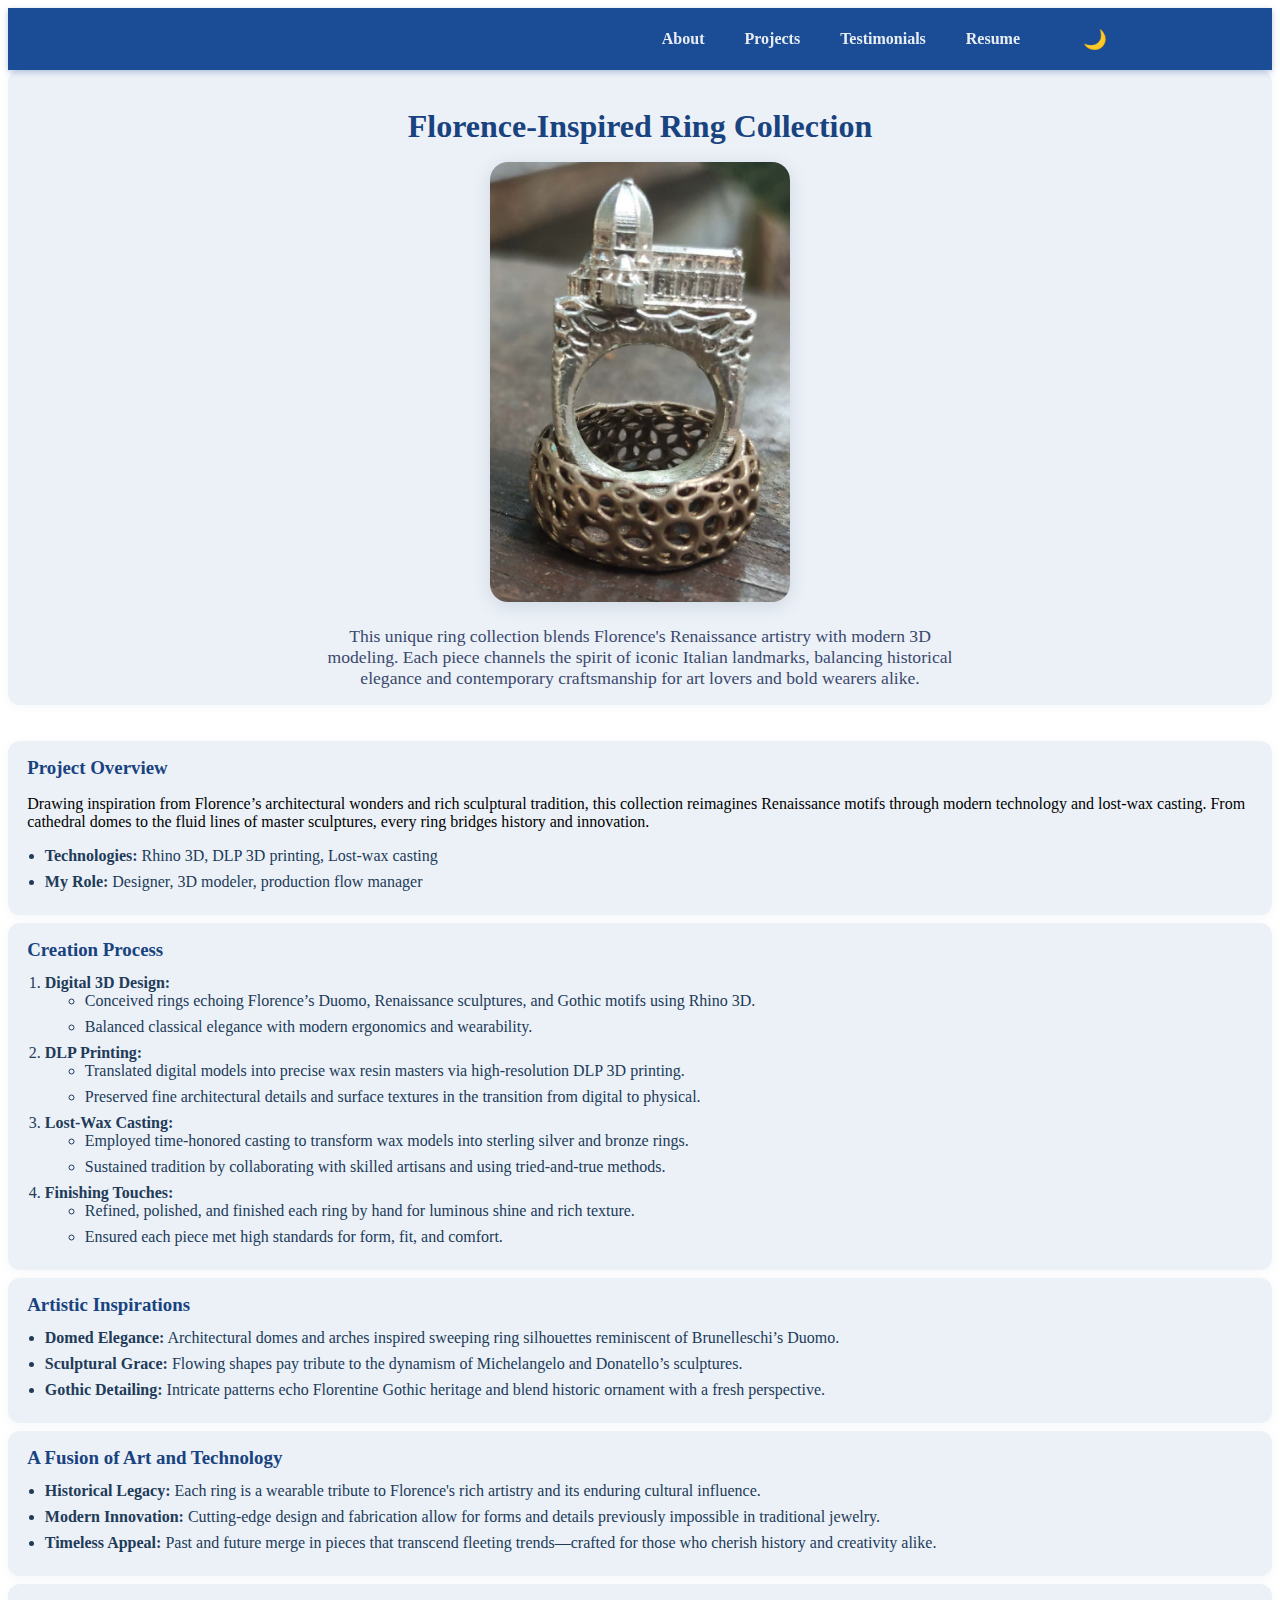
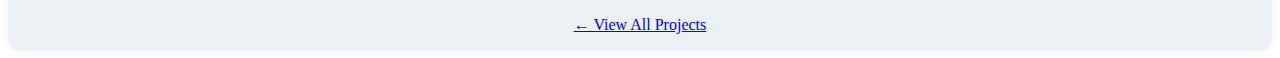
<file: florence-rings.html>
<!DOCTYPE html>
<html lang="en">

<head>
    <meta charset="UTF-8" />
    <meta name="viewport" content="width=device-width, initial-scale=1" />
    <title>Florence-Inspired Ring Collection | Portfolio</title>
    <link rel="stylesheet" href="menu.css" />
    <link rel="stylesheet" href="project-highlight.css" />
    <link rel="stylesheet" href="persona.css" />
</head>

<body>
    <nav class="menu-bar">
        <ul>
            <li><a href="index.html">About</a></li>
            <li><a href="projects.html">Projects</a></li>
            <li><a href="testimonials.html">Testimonials</a></li>
            <li><a href="resume.html">Resume</a></li>
            <li>
                <button id="darkModeToggle" class="toggle-button" aria-label="Toggle Dark Mode">🌙</button>
            </li>
        </ul>
    </nav>

    <main class="page-content">

        <!-- Project Title & Visual -->
        <section class="section" style="text-align: center; margin-bottom: 2.2rem;">
            <h1 style="color:#18437f; font-size:2rem; margin-bottom: 1.1rem;">
                Florence-Inspired Ring Collection
            </h1>
            <!-- Replace images/duomo-ring.jpg with your ring collection photo or rendering -->
            <img src="images/duomo-ring.png" alt="Florence-Inspired Ring Collection"
                style="width:300px; max-width: 80vw; border-radius:18px; box-shadow:0 4px 18px rgba(41,70,110,0.15); margin-bottom:1.3rem;" />
            <div style="color:#3a486d; font-size:1.1rem; max-width:650px; margin:0 auto;">
                This unique ring collection blends Florence's Renaissance artistry with modern 3D modeling. Each piece
                channels the spirit of iconic Italian landmarks, balancing historical elegance and contemporary
                craftsmanship for art lovers and bold wearers alike.
            </div>
        </section>

        <!-- Project Overview -->
        <section class="section">
            <h3>Project Overview</h3>
            <p>
                Drawing inspiration from Florence’s architectural wonders and rich sculptural tradition, this collection
                reimagines Renaissance motifs through modern technology and lost-wax casting. From cathedral domes to
                the fluid lines of master sculptures, every ring bridges history and innovation.
            </p>
            <ul class="list">
                <li><strong>Technologies:</strong> Rhino 3D, DLP 3D printing, Lost-wax casting</li>
                <li><strong>My Role:</strong> Designer, 3D modeler, production flow manager</li>
            </ul>
        </section>

        <!-- Process Steps -->
        <section class="section">
            <h3>Creation Process</h3>
            <ol class="list">
                <li>
                    <strong>Digital 3D Design:</strong>
                    <ul>
                        <li>Conceived rings echoing Florence’s Duomo, Renaissance sculptures, and Gothic motifs using
                            Rhino 3D.</li>
                        <li>Balanced classical elegance with modern ergonomics and wearability.</li>
                    </ul>
                </li>
                <li>
                    <strong>DLP Printing:</strong>
                    <ul>
                        <li>Translated digital models into precise wax resin masters via high-resolution DLP 3D
                            printing.</li>
                        <li>Preserved fine architectural details and surface textures in the transition from digital to
                            physical.</li>
                    </ul>
                </li>
                <li>
                    <strong>Lost-Wax Casting:</strong>
                    <ul>
                        <li>Employed time-honored casting to transform wax models into sterling silver and bronze rings.
                        </li>
                        <li>Sustained tradition by collaborating with skilled artisans and using tried-and-true methods.
                        </li>
                    </ul>
                </li>
                <li>
                    <strong>Finishing Touches:</strong>
                    <ul>
                        <li>Refined, polished, and finished each ring by hand for luminous shine and rich texture.</li>
                        <li>Ensured each piece met high standards for form, fit, and comfort.</li>
                    </ul>
                </li>
            </ol>
        </section>

        <!-- Artistic Inspiration -->
        <section class="section">
            <h3>Artistic Inspirations</h3>
            <ul class="list">
                <li><strong>Domed Elegance:</strong> Architectural domes and arches inspired sweeping ring silhouettes
                    reminiscent of Brunelleschi’s Duomo.</li>
                <li><strong>Sculptural Grace:</strong> Flowing shapes pay tribute to the dynamism of Michelangelo and
                    Donatello’s sculptures.</li>
                <li><strong>Gothic Detailing:</strong> Intricate patterns echo Florentine Gothic heritage and blend
                    historic ornament with a fresh perspective.</li>
            </ul>
        </section>

        <!-- Legacy & Impact -->
        <section class="section">
            <h3>A Fusion of Art and Technology</h3>
            <ul class="list">
                <li><strong>Historical Legacy:</strong> Each ring is a wearable tribute to Florence's rich artistry and
                    its enduring cultural influence.</li>
                <li><strong>Modern Innovation:</strong> Cutting-edge design and fabrication allow for forms and details
                    previously impossible in traditional jewelry.</li>
                <li><strong>Timeless Appeal:</strong> Past and future merge in pieces that transcend fleeting
                    trends—crafted for those who cherish history and creativity alike.</li>
            </ul>
        </section>

        <!-- Final Thoughts -->
        <section class="section" style="text-align:center;">
            <a href="projects.html" class="primary-button" style="display:inline-block;margin-top:1rem;">← View All
                Projects</a>
        </section>

    </main>
    <script src="darkmode.js"></script>
</body>

</html>
</file>
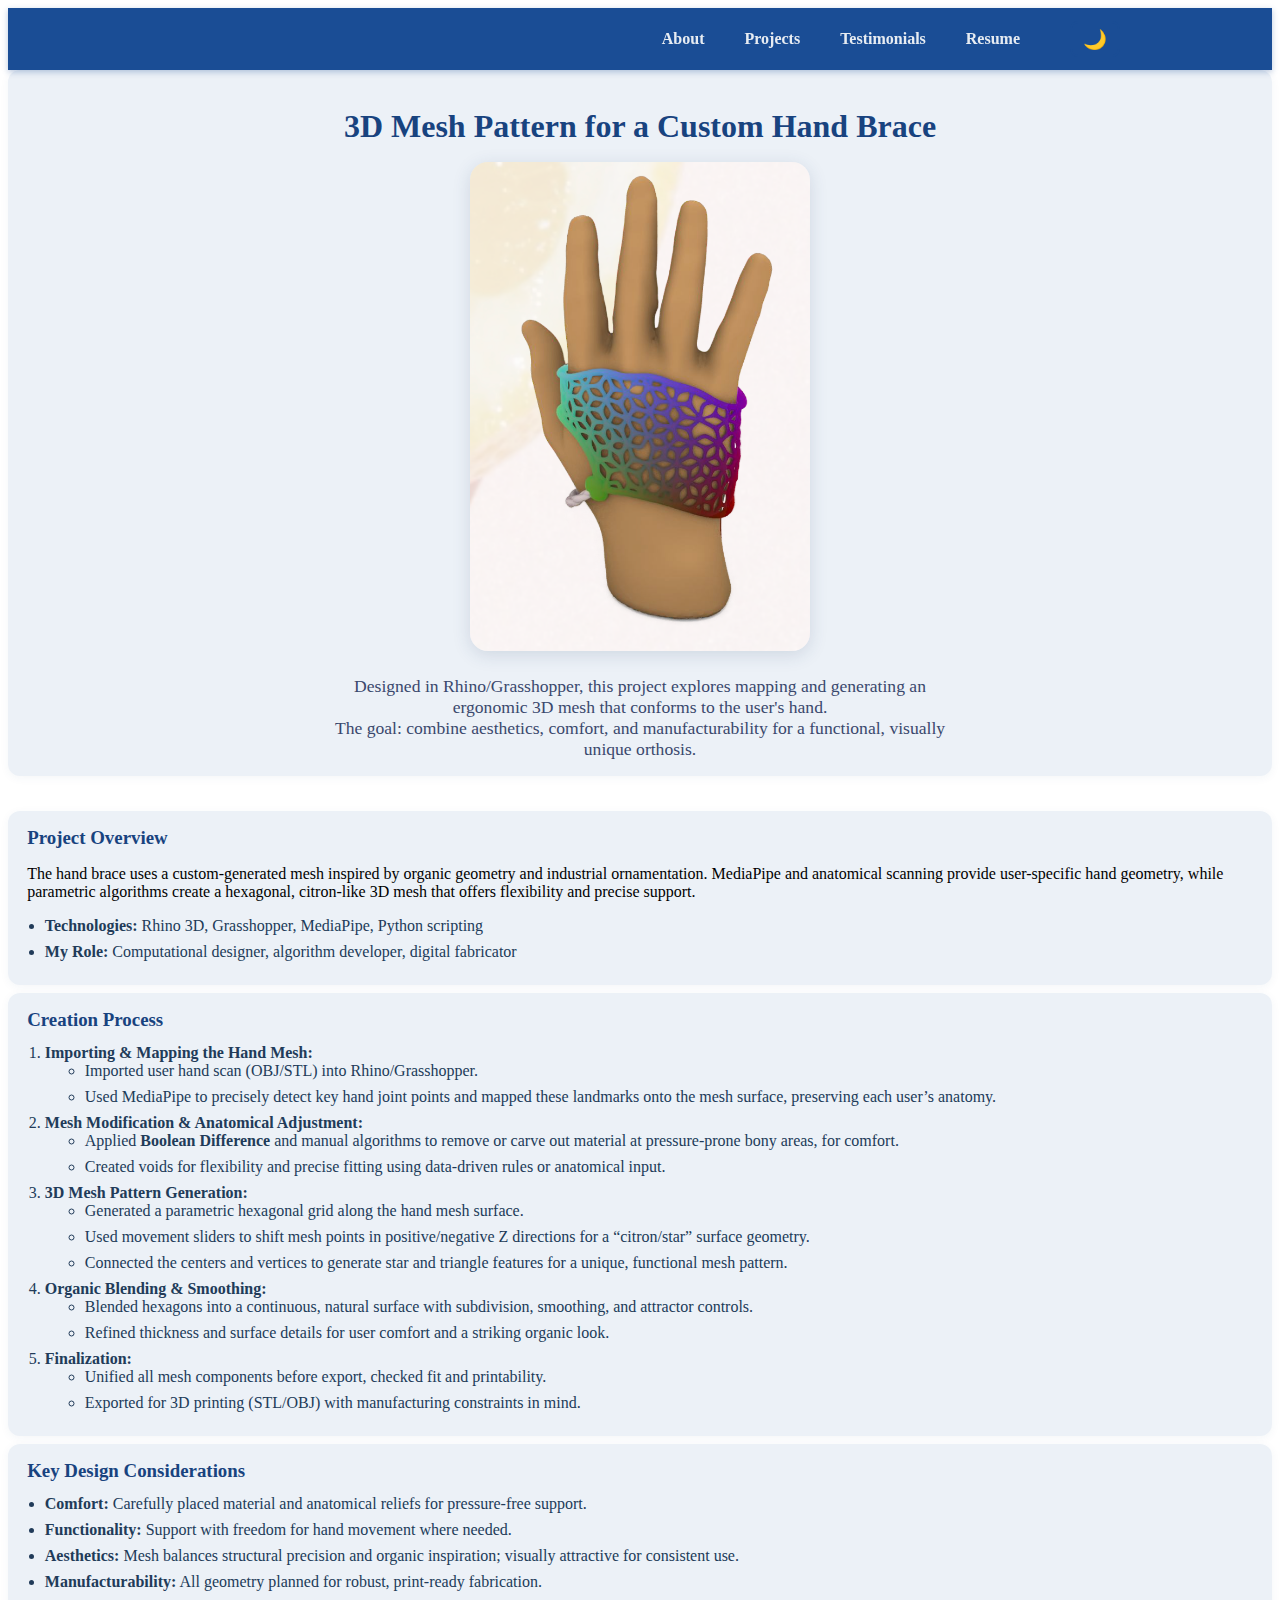
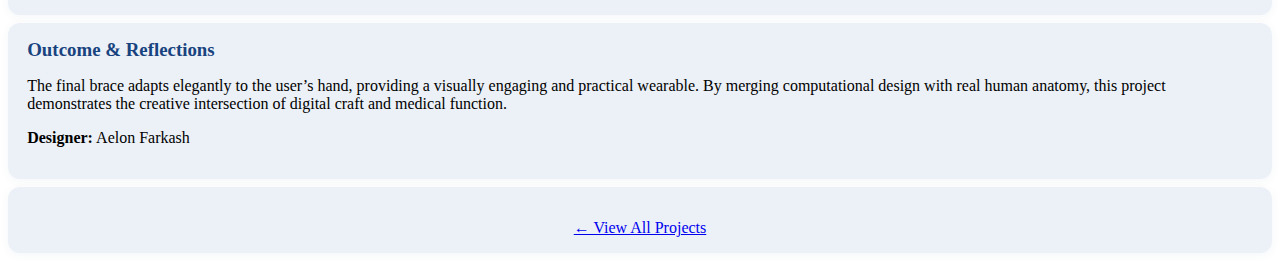
<file: handbrace.html>
<!DOCTYPE html>
<html lang="en">

<head>
    <meta charset="UTF-8" />
    <meta name="viewport" content="width=device-width, initial-scale=1" />
    <title>3D Mesh Pattern for a Custom Hand Brace | Portfolio</title>
    <link rel="stylesheet" href="menu.css" />
    <link rel="stylesheet" href="project-highlight.css" />
    <link rel="stylesheet" href="persona.css" />
</head>

<body>
    <nav class="menu-bar">
        <ul>
            <li><a href="index.html">About</a></li>
            <li><a href="projects.html">Projects</a></li>
            <li><a href="testimonials.html">Testimonials</a></li>
            <li><a href="resume.html">Resume</a></li>
            <li>
                <button id="darkModeToggle" class="toggle-button" aria-label="Toggle Dark Mode">🌙</button>
            </li>
        </ul>
    </nav>

    <main class="page-content">

        <!-- Project Title & Visual -->
        <section class="section" style="text-align: center; margin-bottom: 2.2rem;">
            <h1 style="color:#18437f; font-size:2rem; margin-bottom: 1.1rem;">
                3D Mesh Pattern for a Custom Hand Brace
            </h1>
            <img src="images/HandBrace.png" alt="3D mesh hand brace"
                style="width:340px; max-width: 80vw; border-radius:18px; box-shadow:0 4px 18px rgba(41,70,110,0.15); margin-bottom:1.3rem;" />
            <div style="color:#3a486d; font-size:1.1rem; max-width:650px; margin:0 auto;">
                Designed in Rhino/Grasshopper, this project explores mapping and generating an ergonomic 3D mesh that
                conforms to the user's hand.<br>
                The goal: combine aesthetics, comfort, and manufacturability for a functional, visually unique orthosis.
            </div>
        </section>

        <!-- Project Overview -->
        <section class="section">
            <h3>Project Overview</h3>
            <p>
                The hand brace uses a custom-generated mesh inspired by organic geometry and industrial ornamentation.
                MediaPipe and anatomical scanning provide user-specific hand geometry, while parametric algorithms
                create a hexagonal, citron-like 3D mesh that offers flexibility and precise support.
            </p>
            <ul class="list">
                <li><strong>Technologies:</strong> Rhino 3D, Grasshopper, MediaPipe, Python scripting</li>
                <li><strong>My Role:</strong> Computational designer, algorithm developer, digital fabricator</li>
            </ul>
        </section>

        <!-- Process Steps -->
        <section class="section">
            <h3>Creation Process</h3>
            <ol class="list">
                <li>
                    <strong>Importing & Mapping the Hand Mesh:</strong>
                    <ul>
                        <li>Imported user hand scan (OBJ/STL) into Rhino/Grasshopper.</li>
                        <li>Used MediaPipe to precisely detect key hand joint points and mapped these landmarks onto the
                            mesh surface, preserving each user’s anatomy.</li>
                    </ul>
                </li>
                <li>
                    <strong>Mesh Modification & Anatomical Adjustment:</strong>
                    <ul>
                        <li>Applied <b>Boolean Difference</b> and manual algorithms to remove or carve out material at
                            pressure-prone bony areas, for comfort.</li>
                        <li>Created voids for flexibility and precise fitting using data-driven rules or anatomical
                            input.</li>
                    </ul>
                </li>
                <li>
                    <strong>3D Mesh Pattern Generation:</strong>
                    <ul>
                        <li>Generated a parametric hexagonal grid along the hand mesh surface.</li>
                        <li>Used movement sliders to shift mesh points in positive/negative Z directions for a
                            “citron/star” surface geometry.</li>
                        <li>Connected the centers and vertices to generate star and triangle features for a unique,
                            functional mesh pattern.</li>
                    </ul>
                </li>
                <li>
                    <strong>Organic Blending & Smoothing:</strong>
                    <ul>
                        <li>Blended hexagons into a continuous, natural surface with subdivision, smoothing, and
                            attractor controls.</li>
                        <li>Refined thickness and surface details for user comfort and a striking organic look.</li>
                    </ul>
                </li>
                <li>
                    <strong>Finalization:</strong>
                    <ul>
                        <li>Unified all mesh components before export, checked fit and printability.</li>
                        <li>Exported for 3D printing (STL/OBJ) with manufacturing constraints in mind.</li>
                    </ul>
                </li>
            </ol>
        </section>

        <!-- Key Design Considerations -->
        <section class="section">
            <h3>Key Design Considerations</h3>
            <ul class="list">
                <li><strong>Comfort:</strong> Carefully placed material and anatomical reliefs for pressure-free
                    support.</li>
                <li><strong>Functionality:</strong> Support with freedom for hand movement where needed.</li>
                <li><strong>Aesthetics:</strong> Mesh balances structural precision and organic inspiration; visually
                    attractive for consistent use.</li>
                <li><strong>Manufacturability:</strong> All geometry planned for robust, print-ready fabrication.</li>
            </ul>
        </section>

        <!-- Final Thoughts -->
        <section class="section">
            <h3>Outcome & Reflections</h3>
            <p>
                The final brace adapts elegantly to the user’s hand, providing a visually engaging and practical
                wearable. By merging computational design with real human anatomy, this project demonstrates the
                creative intersection of digital craft and medical function.
            </p>
            <p><strong>Designer:</strong> Aelon Farkash</p>
        </section>

        <section class="section" style="text-align:center;">
            <a href="projects.html" class="primary-button" style="display:inline-block;margin-top:1rem;">← View All
                Projects</a>
        </section>

    </main>
    <script src="darkmode.js"></script>
</body>

</html>
</file>
<file: menu.css>
.menu-bar {
    background-color: #1a4d95;
    padding: 0.8rem 2vw;
    box-shadow: 0 2px 6px rgba(26, 77, 149, 0.3);
    position: sticky;
    top: 0;
    z-index: 1000;
    transition: box-shadow 0.25s;
}

.menu-bar:hover {
    box-shadow: 0 8px 32px rgba(26, 77, 149, 0.25);
}

.menu-bar ul {
    list-style: none;
    margin: 0;
    padding: 0;
    display: flex;
    justify-content: flex-end;
    align-items: center;
    gap: 2.5em;
    max-width: 960px;
    margin: 0 auto;
}

.menu-bar ul li {
    display: flex;
    align-items: center;
}

.menu-bar ul li a {
    color: #e7ecf2;
    text-decoration: none;
    font-weight: 600;
    font-size: 1rem;
    transition: color 0.3s;
}

.menu-bar ul li a:hover,
.menu-bar ul li a:focus {
    color: #dde9ff;
    outline: none;
}

.toggle-button {
    background: transparent;
    border: 2px solid #1a4d95;
    color: #1a4d95;
    border-radius: 8px;
    padding: 0.3rem 0.7rem;
    cursor: pointer;
    font-size: 1.2rem;
    font-weight: 600;
    margin-left: 0.5em;
    transition: background-color 0.3s, color 0.3s, box-shadow 0.24s;
    box-sizing: border-box;
}

.toggle-button:hover,
.toggle-button:focus {
    background-color: #1a4d95;
    color: #e7ecf2;
    outline: none;
    box-shadow: 0 10px 18px rgba(57, 95, 194, 0.32), 0 1.5px 8px rgba(57, 95, 194, 0.18);
}

@media (max-width: 600px) {
    .menu-bar ul {
        flex-direction: column;
        gap: 1.5em;
        padding: 0.5em 0;
        justify-content: center;
    }
}

body.dark-mode .menu-bar {
    background-color: #161f3d;
    box-shadow: 0 2px 6px rgba(113, 142, 204, 0.5);
}

body.dark-mode .menu-bar ul li a {
    color: #cbd1e6;
}

body.dark-mode .menu-bar ul li a:hover,
body.dark-mode .menu-bar ul li a:focus {
    color: #e0e6f3;
}

body.dark-mode .toggle-button {
    border-color: #718ecc;
    color: #718ecc;
    background: #222849;
}

body.dark-mode .toggle-button:hover,
body.dark-mode .toggle-button:focus {
    background: #2c386c;
    color: #e0e6f3;
    border-color: #a4b4d9;
}
</file>
<file: project-highlight.css>
.project-highlight {
    margin-bottom: 2rem;
    background: none;
    box-shadow: none;
    padding: 0;
}

.project-image-wrapper {
    position: relative;
    display: inline-block;
    width: 320px;
    border-radius: 16px;
    overflow: hidden;
    box-shadow: 0 2px 10px rgba(41, 70, 110, 0.12);
    transition: box-shadow 0.28s cubic-bezier(.4, 2, .38, .75);
}

.project-image-wrapper:hover,
.project-image-wrapper:focus-within {
    box-shadow: 0 14px 32px 0 rgba(41, 70, 110, 0.20), 0 1.5px 8px 0 rgba(41, 70, 110, 0.20);
}

.project-image {
    width: 100%;
    display: block;
    border-radius: 16px;
    transition: filter 0.4s cubic-bezier(.3, .52, .36, .81);
}

.project-blur-overlay {
    position: absolute;
    inset: 0;
    background: rgba(50, 60, 110, 0.33);
    border-radius: 16px;
    opacity: 0;
    transition: opacity 0.26s cubic-bezier(.4, .95, .38, .99);
    pointer-events: none;
    z-index: 1;
}

.project-image-wrapper:hover .project-image,
.project-image-wrapper:focus-within .project-image {
    filter: blur(6px) saturate(1.1) brightness(1.02) contrast(1.04);
}

.project-image-wrapper:hover .project-blur-overlay,
.project-image-wrapper:focus-within .project-blur-overlay {
    opacity: 1;
}

.project-overlay {
    position: absolute;
    inset: 0;
    display: flex;
    flex-direction: column;
    justify-content: center;
    align-items: center;
    opacity: 0;
    transition: opacity 0.26s cubic-bezier(.4, .95, .38, .99);
    z-index: 2;
    color: #e7ecf2;
    text-align: center;
    padding: 2rem 1rem;
    pointer-events: none;
}

.project-image-wrapper:hover .project-overlay,
.project-image-wrapper:focus-within .project-overlay {
    opacity: 1;
    pointer-events: auto;
}

.project-title {
    margin-top: 0;
    margin-bottom: 0.9rem;
    font-size: 1.15rem;
    font-weight: bold;
    color: #dde9ff;
    text-shadow: 0 2px 12px rgba(20, 40, 110, 0.5);
}

.project-desc {
    font-size: 1em;
    margin: 0;
    color: #f1f1fc;
    text-shadow: 0 1px 8px rgba(20, 40, 110, 0.36);
}

@media (max-width: 500px) {
    .project-image-wrapper {
        width: 100%;
        max-width: 350px;
        border-radius: 12px;
    }

    .project-overlay {
        padding: 1rem 0.5rem;
        font-size: 0.97em;
    }
}

body.dark-mode .project-blur-overlay {
    background: rgba(30, 32, 54, 0.54);
}

body.dark-mode .project-title,
body.dark-mode .project-desc {
    color: #dbe9ff;
    text-shadow: 0 2px 12px rgba(10, 20, 66, 0.8);
}



.project-link {
    display: inline-block;
    /* Remove underline by default, but keep native focus/hover */
    text-decoration: none;
    color: inherit;
}

.project-link:focus .project-image-wrapper,
.project-link:hover .project-image-wrapper {
    outline: 2px solid #3973b3;
    outline-offset: 4px;
}
</file>
<file: persona.css>
/* --- Persona Card Styles --- */
.persona-card {
    background: #fff;
    border-radius: 24px;
    box-shadow: 0 8px 32px rgba(41, 70, 110, 0.12);
    max-width: 960px;
    width: 100%;
    margin: 2rem auto 2.5rem auto;
    display: grid;
    grid-template-columns: 300px 1fr;
    gap: 2vw 2vw;
    padding: 2vw;
    transition: box-shadow 0.28s cubic-bezier(.4, 2, .38, .75);
}

.persona-card:hover {
    box-shadow: 0 14px 32px 0 rgba(41, 70, 110, 0.20), 0 1.5px 8px 0 rgba(41, 70, 110, 0.20);
}

.persona-left {
    display: flex;
    flex-direction: column;
    align-items: center;
    gap: 1.2vw;
}

.profile-img {
    width: 140px;
    height: 140px;
    border-radius: 50%;
    object-fit: cover;
    border: 5px solid #183c6b;
    margin-bottom: 1vw;
    box-shadow: 0 2px 8px rgba(20, 40, 110, 0.07);
}

.persona-title {
    font-size: 1.4rem;
    font-weight: bold;
    color: #153063;
    margin-bottom: 0.2rem;
    text-align: center;
}

.persona-role {
    color: #3973b3;
    font-weight: 600;
    margin-bottom: 1rem;
    text-align: center;
}

.persona-quote {
    font-style: italic;
    color: #213b59;
    background: #e7ecf2;
    padding: 0.5rem 1rem;
    border-radius: 6px;
    margin-bottom: 1rem;
    text-align: center;
}

.persona-details {
    background: #d9dee6;
    border-radius: 16px;
    padding: 1.2rem;
    font-size: 1rem;
    margin-bottom: 1rem;
    width: 100%;
}

.persona-tags {
    display: flex;
    flex-wrap: wrap;
    gap: 0.5rem;
    margin-top: 1rem;
    justify-content: center;
}

.tag {
    background: #193a6a;
    color: #fff;
    font-size: 0.95rem;
    font-weight: 500;
    border-radius: 8px;
    padding: 0.3rem 0.8rem;
    margin-bottom: 0.5rem;
    transition: box-shadow 0.18s;
}

.tag:hover {
    box-shadow: 0 6px 16px rgba(41, 70, 110, 0.21);
}

/* --- Persona Main Info/Content Section --- */
.persona-right {
    display: grid;
    grid-template-columns: 1fr 1fr;
    gap: 2vw 2vw;
}

.section {
    background: #ecf1f7;
    border-radius: 12px;
    padding: 1rem 1.2rem;
    margin-bottom: 0.5rem;
    box-shadow: 0 2px 10px rgba(41, 70, 110, 0.05);
    min-width: 0;
    transition: box-shadow 0.2s, transform 0.2s;
}

.section:hover {
    box-shadow: 0 10px 24px rgba(41, 70, 110, 0.16), 0 0.5px 2px rgba(41, 70, 110, 0.24);
    transform: translateY(-2px) scale(1.02);
    z-index: 1;
}

.section h3 {
    color: #18437f;
    font-size: 1.18rem;
    margin: 0 0 0.7em 0;
    font-weight: 700;
}

.progress-bar-bg {
    background: #dbe0e7;
    border-radius: 8px;
    height: 13px;
    margin-bottom: 0.5rem;
    width: 100%;
    overflow: hidden;
}

.progress-bar {
    height: 100%;
    border-radius: 8px;
    background: #1a4d95;
}

.list {
    padding-left: 1.1em;
    margin: 0;
}

.list li {
    margin-bottom: 0.5em;
    color: #213b59;
    font-size: 1em;
}

.brand-logos {
    display: flex;
    flex-wrap: wrap;
    align-items: center;
    gap: 1.3em;
    margin-top: 0.7em;
}

.brand-logos img {
    height: 28px;
    max-width: 80px;
    object-fit: contain;
    filter: grayscale(70%);
}

/* --- Responsive adjustments --- */
@media (max-width: 900px) {
    .persona-card {
        grid-template-columns: 1fr;
        padding: 4vw 2vw;
        gap: 3vw 0;
    }

    .persona-right {
        grid-template-columns: 1fr;
        gap: 2vw 0;
    }

    .profile-img {
        width: 120px;
        height: 120px;
    }
}

@media (max-width: 500px) {
    .persona-card {
        padding: 2vw 1vw;
        border-radius: 12px;
    }

    .section {
        padding: 0.7rem 0.7rem;
        border-radius: 8px;
    }

    .profile-img {
        width: 84px;
        height: 84px;
        border-width: 3px;
    }
}

/* --- Dark mode persona card --- */
body.dark-mode .persona-card {
    background: #1e2747;
    box-shadow: 0 8px 32px rgba(7, 15, 36, 0.9);
}

body.dark-mode .persona-left {
    color: #e0e6f3;
}

body.dark-mode .profile-img {
    border-color: #718ecc;
    box-shadow: 0 2px 8px rgba(113, 142, 204, 0.7);
}

body.dark-mode .persona-title {
    color: #dbe9ff;
}

body.dark-mode .persona-role {
    color: #a4b4d9;
}

body.dark-mode .persona-quote {
    background: #2a3659;
    color: #cbd1e6;
}

body.dark-mode .persona-details {
    background: #2a3659;
    color: #cbd1e6;
}

body.dark-mode .persona-tags .tag {
    background: #5a6a9e;
    color: #dbe9ff;
}

body.dark-mode .section {
    background: #252f56;
    box-shadow: 0 2px 10px rgba(7, 15, 36, 0.8);
    color: #aeb8d9;
}

body.dark-mode .section h3 {
    color: #a4b4d9;
}

body.dark-mode .progress-bar-bg {
    background: #394771;
}

body.dark-mode .progress-bar {
    background: #7d95f3;
}

body.dark-mode .list li {
    color: #c0cae7;
}

body.dark-mode .brand-logos img {
    filter: grayscale(0) brightness(0.8);
}
</file>
